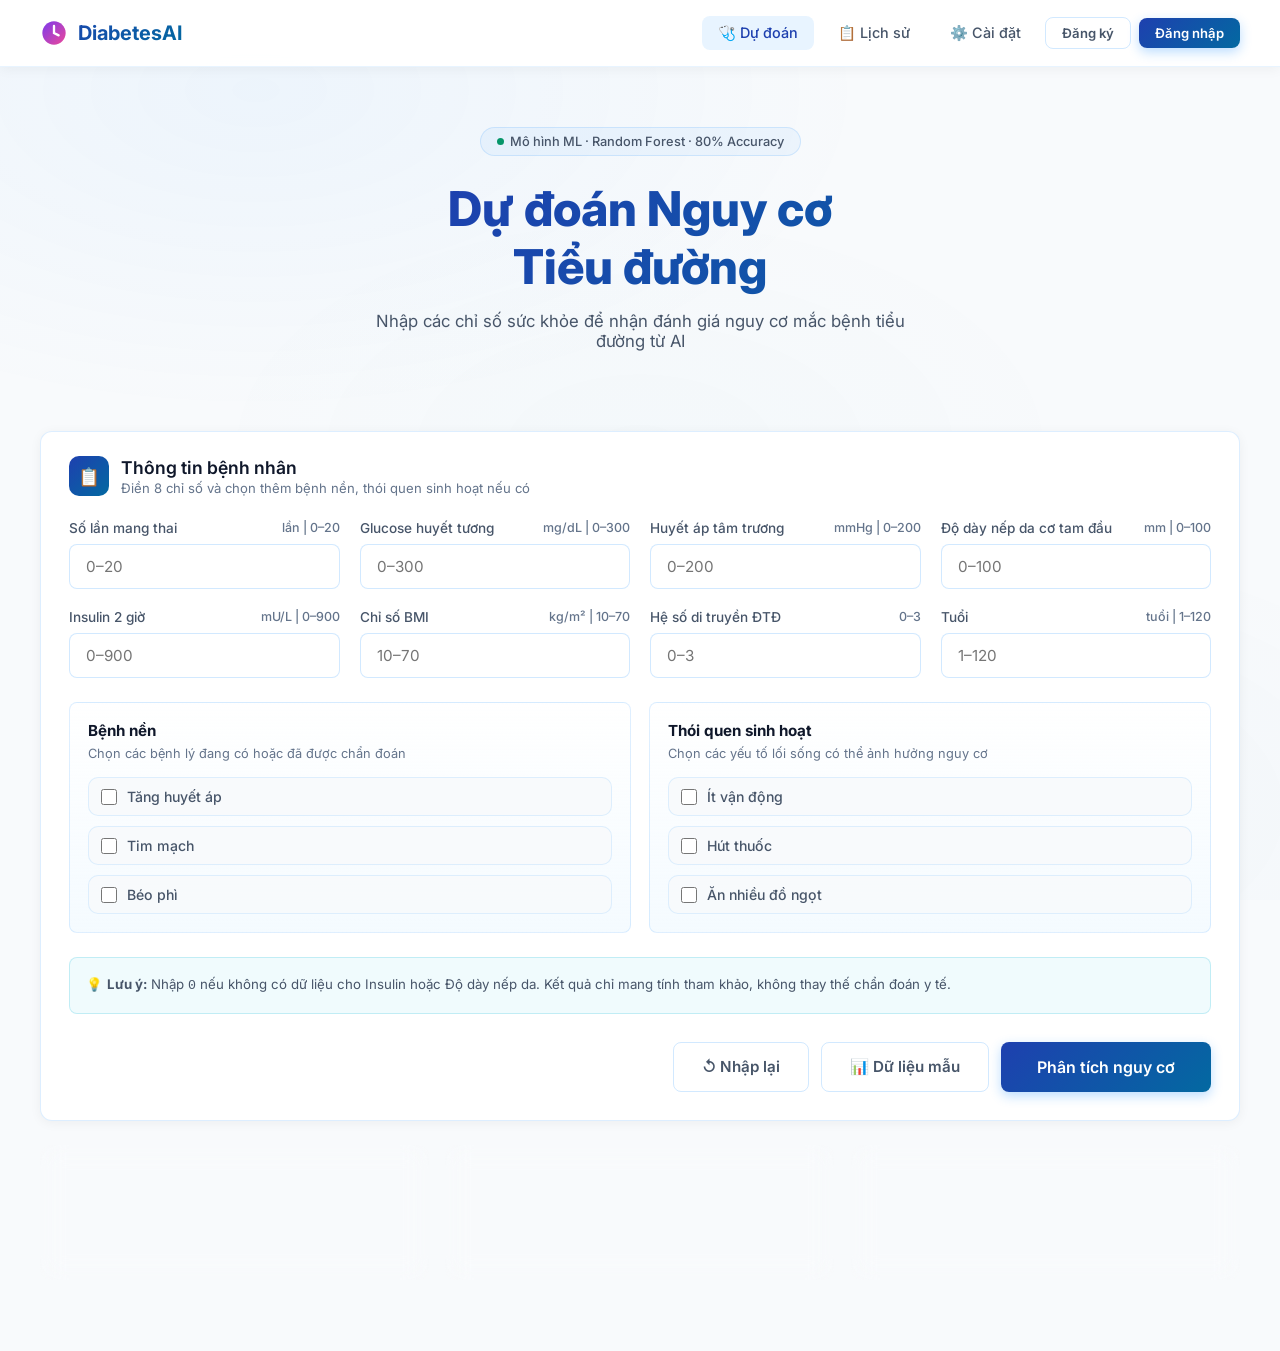
<file: frontend/index.html>
<!DOCTYPE html>
<html lang="vi">
<head>
    <meta charset="UTF-8"/>
    <meta name="viewport" content="width=device-width, initial-scale=1.0"/>
    <title>Dự đoán Nguy cơ Tiểu đường | DiabetesAI</title>
    <meta name="description" content="Hệ thống dự đoán nguy cơ mắc bệnh tiểu đường sử dụng trí tuệ nhân tạo"/>
    <link rel="stylesheet" href="css/style.css"/>
</head>
<body>

<!-- Navbar -->
<nav class="navbar">
    <div class="container">
        <a href="index.html" class="nav-brand">
            <svg viewBox="0 0 24 24" fill="none" xmlns="http://www.w3.org/2000/svg">
                <path d="M12 2C6.48 2 2 6.48 2 12s4.48 10 10 10 10-4.48 10-10S17.52 2 12 2z" fill="url(#g1)"/>
                <path d="M12 6v6l4 2" stroke="white" stroke-width="2" stroke-linecap="round"/>
                <defs><linearGradient id="g1" x1="2" y1="2" x2="22" y2="22" gradientUnits="userSpaceOnUse">
                    <stop stop-color="#7c3aed"/><stop offset="1" stop-color="#ec4899"/>
                </linearGradient></defs>
            </svg>
            DiabetesAI
        </a>
        <button class="nav-toggle" type="button" aria-label="Mở menu điều hướng" aria-expanded="false" aria-controls="navLinks" onclick="toggleNav(this)">
            <span></span>
            <span></span>
            <span></span>
        </button>
        <div class="nav-links" id="navLinks">
            <a href="index.html" class="active" data-i18n="nav.predict">🩺 Dự đoán</a>
            <a href="history.html" data-i18n="nav.history">📋 Lịch sử</a>
            <a href="settings.html" data-i18n="nav.settings">⚙️ Cài đặt</a>
            <div id="auth-section" class="auth-buttons">
                <button class="btn btn-sm btn-outline" onclick="openModal('registerModal')" data-i18n="auth.register">Đăng ký</button>
                <button class="btn btn-sm btn-primary" onclick="openModal('loginModal')" data-i18n="auth.login">Đăng nhập</button>
            </div>
            <div id="user-section" class="user-profile hidden">
                <span id="user-name">Người dùng</span>
                <a href="#" id="admin-link" class="hidden">⚙️ Admin</a>
                <button class="btn btn-sm btn-outline" onclick="Auth.logout()" data-i18n="auth.logout">Đăng xuất</button>
            </div>
        </div>
    </div>
</nav>

<!-- Hero -->
<section class="hero animate-in">
    <div class="hero-badge">
        <span class="dot"></span>
        <span data-i18n="index.heroBadge">Mô hình ML · Random Forest · 80% Accuracy</span>
    </div>
    <h1 data-i18n="index.heroTitle">Dự đoán Nguy cơ<br/>Tiểu đường</h1>
    <p data-i18n="index.heroDesc">Nhập các chỉ số sức khỏe để nhận đánh giá nguy cơ mắc bệnh tiểu đường từ AI</p>
</section>

<!-- Form -->
<main class="container main-content main-content-home">
    <div class="card animate-in delay-1">
        <div class="card-header">
            <div class="card-icon">📋</div>
            <div>
                <h2>Thông tin bệnh nhân</h2>
                <p class="section-subtitle">Điền 8 chỉ số và chọn thêm bệnh nền, thói quen sinh hoạt nếu có</p>
            </div>
        </div>
        <div class="card-body">
            <form id="predictForm" novalidate>
                <div class="form-grid" id="formGrid">
                    <!-- dynamically injected by JS -->
                </div>

                <div id="patientContextSection" class="patient-context-section">
                    <!-- dynamically injected by JS -->
                </div>

                <div class="info-note">
                    💡 <strong>Lưu ý:</strong> Nhập <code>0</code> nếu không có dữ liệu cho Insulin hoặc Độ dày nếp da. Kết quả chỉ mang tính tham khảo, không thay thế chẩn đoán y tế.
                </div>

                <div class="form-actions">
                    <button type="button" class="btn btn-outline" id="resetBtn">↺ Nhập lại</button>
                    <button type="button" class="btn btn-outline" id="sampleBtn">📊 Dữ liệu mẫu</button>
                    <button type="submit" class="btn btn-primary btn-lg" id="submitBtn">
                        <span id="submitText">Phân tích nguy cơ</span>
                    </button>
                </div>
            </form>
        </div>
    </div>

    <!-- Info cards -->
    <div class="info-grid">
        <div class="card animate-in delay-2 info-card">
            <div class="info-card-icon">🔬</div>
            <div class="info-card-title">Pima Indians Dataset</div>
            <div class="info-card-text">Tập dữ liệu tiêu chuẩn với 768 mẫu, 8 đặc trưng lâm sàng</div>
        </div>
        <div class="card animate-in delay-2 info-card">
            <div class="info-card-icon">🌲</div>
            <div class="info-card-title">Random Forest</div>
            <div class="info-card-text">200 cây quyết định, tối ưu hóa với cross-validation 5-fold</div>
        </div>
        <div class="card animate-in delay-2 info-card">
            <div class="info-card-icon">⚡</div>
            <div class="info-card-title">Kết quả tức thì</div>
            <div class="info-card-text">Phân tích và lưu lịch sử dự đoán vào MongoDB</div>
        </div>
    </div>
</main>

<!-- Modals -->
<div id="loginModal" class="modal">
    <div class="modal-content">
        <div class="modal-header">
            <h3>Đăng nhập</h3>
            <span class="close" onclick="closeModal('loginModal')">&times;</span>
        </div>
        <form id="loginForm">
            <div class="form-group">
                <label>Số điện thoại</label>
                <input type="text" id="loginPhone" placeholder="0123456789" required>
            </div>
            <div class="form-group">
                <label>Mật khẩu</label>
                <input type="password" id="loginPass" placeholder="••••••" required>
            </div>
            <button type="submit" class="btn btn-primary btn-block">Đăng nhập</button>
        </form>
    </div>
</div>

<div id="registerModal" class="modal">
    <div class="modal-content">
        <div class="modal-header">
            <h3>Đăng ký tài khoản</h3>
            <span class="close" onclick="closeModal('registerModal')">&times;</span>
        </div>
        <form id="registerForm">
            <div class="form-group">
                <label>Số điện thoại</label>
                <input type="text" id="regPhone" placeholder="10-11 chữ số" required>
            </div>
            <div class="form-group">
                <label>Họ và tên</label>
                <input type="text" id="regName" placeholder="Nguyễn Văn A" required>
            </div>
            <div class="form-grid auth-form-grid">
                <div class="form-group">
                    <label>Tuổi</label>
                    <input type="number" id="regAge" placeholder="25" required>
                </div>
                <div class="form-group">
                    <label>Giới tính</label>
                    <select id="regGender">
                        <option value="Nam">Nam</option>
                        <option value="Nữ">Nữ</option>
                        <option value="Khác">Khác</option>
                    </select>
                </div>
            </div>
            <div class="form-group">
                <label>Mật khẩu</label>
                <input type="password" id="regPass" placeholder="Tối thiểu 6 ký tự" required>
            </div>
            <button type="submit" class="btn btn-primary btn-block" style="margin-top:12px;">Đăng ký</button>
        </form>
    </div>
</div>

<script src="js/api.js"></script>
<script src="js/i18n.js"></script>
<script src="js/auth.js"></script>
<script src="js/layout.js"></script>
<script src="js/predict.js"></script>

<script>
    function openModal(id) { document.getElementById(id).style.display = 'flex'; }
    function closeModal(id) { document.getElementById(id).style.display = 'none'; }
    
    // Close modal when clicking outside
    window.onclick = function(event) {
        if (event.target.className === 'modal') {
            event.target.style.display = "none";
        }
    }

    document.getElementById('loginForm').onsubmit = async (e) => {
        e.preventDefault();
        await Auth.login(document.getElementById('loginPhone').value, document.getElementById('loginPass').value);
    };

    document.getElementById('registerForm').onsubmit = async (e) => {
        e.preventDefault();
        await Auth.register({
            phone_number: document.getElementById('regPhone').value,
            full_name: document.getElementById('regName').value,
            age: parseInt(document.getElementById('regAge').value),
            gender: document.getElementById('regGender').value,
            password: document.getElementById('regPass').value
        });
        closeModal('registerModal');
    };
</script>
</body>
</html>
</file>
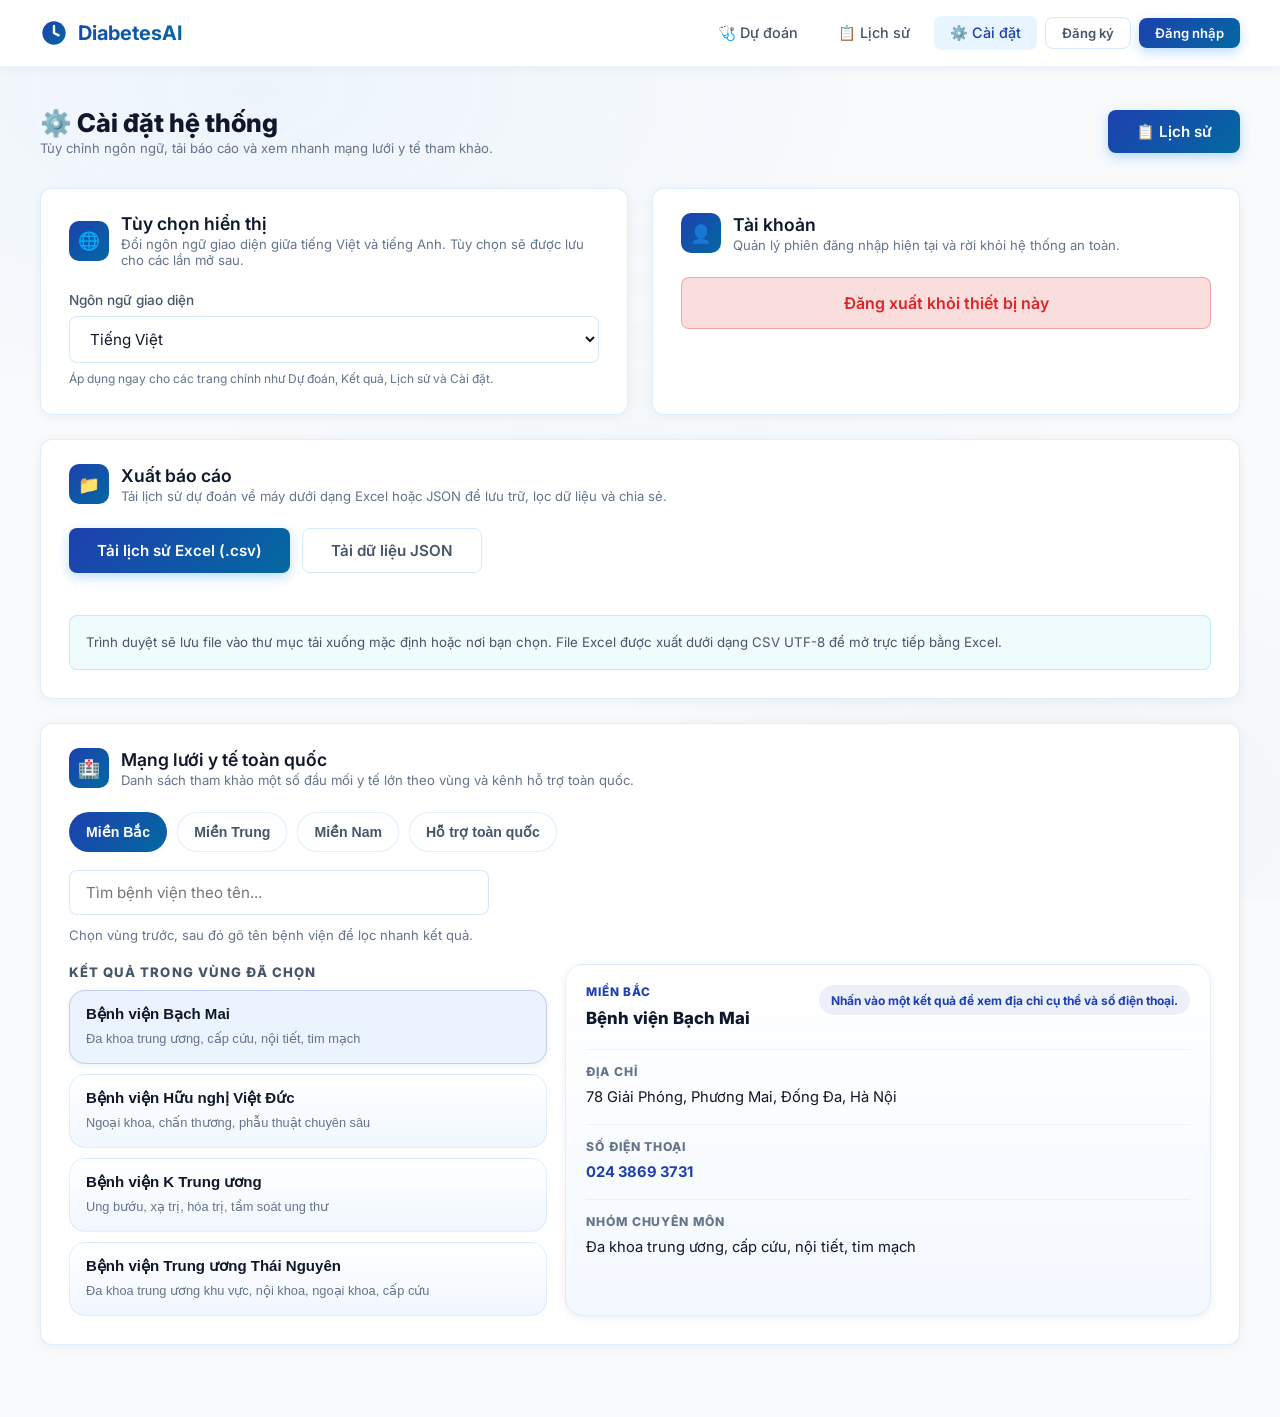
<file: frontend/settings.html>
<!DOCTYPE html>
<html lang="vi">
<head>
    <meta charset="UTF-8"/>
    <meta name="viewport" content="width=device-width, initial-scale=1.0"/>
    <title>DiabetesAI | Cài đặt</title>
    <meta name="description" content="Tùy chỉnh ngôn ngữ, tải báo cáo và xem mạng lưới y tế tham khảo"/>
    <link rel="stylesheet" href="css/style.css"/>
</head>
<body>
<nav class="navbar">
    <div class="container">
        <a href="index.html" class="nav-brand">
            <svg viewBox="0 0 24 24" fill="none">
                <path d="M12 2C6.48 2 2 6.48 2 12s4.48 10 10 10 10-4.48 10-10S17.52 2 12 2z" fill="url(#g4)"/>
                <path d="M12 6v6l4 2" stroke="white" stroke-width="2" stroke-linecap="round"/>
                <defs><linearGradient id="g4" x1="2" y1="2" x2="22" y2="22" gradientUnits="userSpaceOnUse">
                    <stop stop-color="#1e40af"/><stop offset="1" stop-color="#0369a1"/>
                </linearGradient></defs>
            </svg>
            DiabetesAI
        </a>
        <button class="nav-toggle" type="button" aria-label="Mở menu điều hướng" aria-expanded="false" aria-controls="navLinks" onclick="toggleNav(this)">
            <span></span>
            <span></span>
            <span></span>
        </button>
        <div class="nav-links" id="navLinks">
            <a href="index.html" data-i18n="nav.predict">🩺 Dự đoán</a>
            <a href="history.html" data-i18n="nav.history">📋 Lịch sử</a>
            <a href="settings.html" class="active" data-i18n="nav.settings">⚙️ Cài đặt</a>
            <div id="auth-section" class="auth-buttons">
                <button class="btn btn-sm btn-outline" onclick="window.location.href='index.html?action=register'" data-i18n="auth.register">Đăng ký</button>
                <button class="btn btn-sm btn-primary" onclick="window.location.href='index.html?action=login'" data-i18n="auth.login">Đăng nhập</button>
            </div>
            <div id="user-section" class="user-profile hidden">
                <span id="user-name">Người dùng</span>
                <a href="#" id="admin-link" class="hidden">⚙️ Admin</a>
                <button class="btn btn-sm btn-outline" onclick="Auth.logout()" data-i18n="auth.logout">Đăng xuất</button>
            </div>
        </div>
    </div>
</nav>

<main class="container main-content settings-main">
    <div class="dashboard-header animate-in">
        <div>
            <h1 class="page-title" data-i18n="settings.title">⚙️ Cài đặt hệ thống</h1>
            <p class="section-subtitle" data-i18n="settings.subtitle">Tùy chỉnh ngôn ngữ, tải báo cáo và xem nhanh mạng lưới y tế tham khảo.</p>
        </div>
        <a href="history.html" class="btn btn-primary" data-i18n="nav.history">📋 Lịch sử</a>
    </div>

    <div class="settings-grid">
        <section class="card settings-card animate-in delay-1">
            <div class="card-header">
                <div class="card-icon">🌐</div>
                <div>
                    <h2 data-i18n="settings.preferences">Tùy chọn hiển thị</h2>
                    <p class="section-subtitle" data-i18n="settings.preferencesDesc">Đổi ngôn ngữ giao diện giữa tiếng Việt và tiếng Anh. Tùy chọn sẽ được lưu cho các lần mở sau.</p>
                </div>
            </div>
            <div class="card-body settings-card-body">
                <div class="form-group">
                    <label for="languageSelect" data-i18n="settings.languageLabel">Ngôn ngữ giao diện</label>
                    <select id="languageSelect" class="settings-select">
                        <option value="vi" data-i18n="settings.languageVi">Tiếng Việt</option>
                        <option value="en" data-i18n="settings.languageEn">English</option>
                    </select>
                    <div class="hint" data-i18n="settings.languageHint">Áp dụng ngay cho các trang chính như Dự đoán, Kết quả, Lịch sử và Cài đặt.</div>
                </div>
            </div>
        </section>

        <section class="card settings-card animate-in delay-1">
            <div class="card-header">
                <div class="card-icon">👤</div>
                <div>
                    <h2 data-i18n="settings.account">Tài khoản</h2>
                    <p class="section-subtitle" data-i18n="settings.accountDesc">Quản lý phiên đăng nhập hiện tại và rời khỏi hệ thống an toàn.</p>
                </div>
            </div>
            <div class="card-body settings-card-body">
                <button id="logoutBtn" class="btn btn-danger btn-lg" data-i18n="settings.logoutBtn">Đăng xuất khỏi thiết bị này</button>
            </div>
        </section>

        <section class="card settings-card settings-card-wide animate-in delay-2">
            <div class="card-header">
                <div class="card-icon">📁</div>
                <div>
                    <h2 data-i18n="settings.report">Xuất báo cáo</h2>
                    <p class="section-subtitle" data-i18n="settings.reportDesc">Tải lịch sử dự đoán về máy dưới dạng Excel hoặc JSON để lưu trữ, lọc dữ liệu và chia sẻ.</p>
                </div>
            </div>
            <div class="card-body settings-card-body">
                <div class="settings-action-row">
                    <button id="exportExcelBtn" class="btn btn-primary" data-i18n="settings.exportExcel">Tải lịch sử Excel (.csv)</button>
                    <button id="exportJsonBtn" class="btn btn-outline" data-i18n="settings.exportJson">Tải dữ liệu JSON</button>
                </div>
                <div class="info-note" data-i18n="settings.reportHint">Trình duyệt sẽ lưu file vào thư mục tải xuống mặc định hoặc nơi bạn chọn. File Excel được xuất dưới dạng CSV UTF-8 để mở trực tiếp bằng Excel.</div>
            </div>
        </section>

        <section class="card settings-card settings-card-wide animate-in delay-3">
            <div class="card-header">
                <div class="card-icon">🏥</div>
                <div>
                    <h2 data-i18n="settings.networks">Mạng lưới y tế toàn quốc</h2>
                    <p class="section-subtitle" data-i18n="settings.networksDesc">Danh sách tham khảo một số đầu mối y tế lớn theo vùng và kênh hỗ trợ toàn quốc.</p>
                </div>
            </div>
            <div class="card-body settings-card-body">
                <div class="settings-network-explorer">
                    <div id="networkRegionTabs" class="network-region-tabs"></div>
                    <div class="network-search-row">
                        <input id="networkSearchInput" class="settings-select network-search-input" type="search" data-i18n-placeholder="settings.networkSearchPlaceholder" placeholder="Tìm bệnh viện theo tên..." />
                        <div class="network-search-hint" data-i18n="settings.networkSearchHint">Chọn vùng trước, sau đó gõ tên bệnh viện để lọc nhanh kết quả.</div>
                    </div>
                    <div class="network-results-layout">
                        <div>
                            <div class="network-results-title" data-i18n="settings.networkResults">Kết quả trong vùng đã chọn</div>
                            <div id="networkResults" class="network-results-list"></div>
                        </div>
                        <aside id="networkDetail" class="network-detail-card">
                            <div class="network-detail-empty" data-i18n="settings.networkDetailEmpty">Chọn một cơ sở y tế để xem địa chỉ chi tiết, số điện thoại và nhóm chuyên môn.</div>
                        </aside>
                    </div>
                </div>
            </div>
        </section>
    </div>
</main>

<script src="js/api.js"></script>
<script src="js/i18n.js"></script>
<script src="js/auth.js"></script>
<script src="js/layout.js"></script>
<script src="js/settings.js"></script>
</body>
</html>
</file>
<file: frontend/css/style.css>
@import url('https://fonts.googleapis.com/css2?family=Inter:wght@300;400;500;600;700;800&display=swap');

/* ── Reset & Variables ─────────────────────────────────────── */
*, *::before, *::after { box-sizing: border-box; margin: 0; padding: 0; }

:root {
    /* Professional Medical Light Theme */
    --bg-primary:   #f8fafc;
    --bg-secondary: #f1f5f9;
    --bg-card:      #ffffff;
    --bg-card-hover:#f0f9ff;

    --accent-1: #1e40af;
    --accent-2: #0369a1;
    --accent-3: #0891b2;
    --grad-main: linear-gradient(135deg, #1e40af, #0369a1);
    --grad-glow: linear-gradient(135deg, rgba(30,64,175,0.1), rgba(3,105,161,0.1));

    --text-primary:   #0f172a;
    --text-secondary: #475569;
    --text-muted:     #64748b;

    --low:    #059669;
    --medium: #d97706;
    --high:   #dc2626;

    --radius: 12px;
    --radius-sm: 8px;
    --transition: 0.3s cubic-bezier(0.4,0,0.2,1);
    --shadow: 0 4px 20px rgba(0,0,0,0.08);
    --shadow-sm: 0 2px 8px rgba(0,0,0,0.06);
    --glass: rgba(255,255,255,0.75);
    --glass-border: rgba(30,144,255,0.12);
}

html { font-family: 'Inter', sans-serif; font-size: 16px; }
body { background: var(--bg-primary); color: var(--text-primary); min-height: 100vh; overflow-x: hidden; }
body.nav-open { overflow: hidden; }

/* ── Background ─────────────────────────────────────────────── */
body::before {
    content: '';
    position: fixed;
    inset: 0;
    background:
        radial-gradient(ellipse 80% 60% at 20% 10%, rgba(30,144,255,0.05) 0%, transparent 60%),
        radial-gradient(ellipse 60% 50% at 80% 90%, rgba(3,105,161,0.03) 0%, transparent 60%),
        radial-gradient(ellipse 50% 40% at 50% 50%, rgba(8,145,178,0.02) 0%, transparent 70%);
    z-index: 0;
    pointer-events: none;
}

.container { width: min(1200px, calc(100% - 48px)); margin: 0 auto; position: relative; z-index: 1; }

/* ── Navbar ─────────────────────────────────────────────────── */
.navbar {
    background: rgba(255,255,255,0.95);
    backdrop-filter: blur(20px);
    border-bottom: 1px solid rgba(30,144,255,0.1);
    padding: 16px 0;
    position: sticky; top: 0; z-index: 100;
    box-shadow: 0 2px 12px rgba(0,0,0,0.05);
}
.navbar .container { display: flex; align-items: center; justify-content: space-between; gap: 16px; flex-wrap: wrap; }
.nav-brand {
    display: flex; align-items: center; gap: 10px;
    font-size: 1.25rem; font-weight: 700;
    background: var(--grad-main);
    -webkit-background-clip: text; -webkit-text-fill-color: transparent;
    background-clip: text; text-decoration: none;
}
.nav-brand svg { width: 28px; height: 28px; flex-shrink: 0; }
.nav-toggle {
    display: none;
    width: 46px;
    height: 46px;
    border-radius: 14px;
    border: 1px solid rgba(30,144,255,0.15);
    background: #ffffff;
    padding: 0;
    cursor: pointer;
    align-items: center;
    justify-content: center;
    flex-direction: column;
    gap: 5px;
    box-shadow: var(--shadow-sm);
}
.nav-toggle span {
    display: block;
    width: 18px;
    height: 2px;
    border-radius: 999px;
    background: var(--accent-1);
    transition: var(--transition);
}
.nav-toggle[aria-expanded="true"] span:nth-child(1) { transform: translateY(7px) rotate(45deg); }
.nav-toggle[aria-expanded="true"] span:nth-child(2) { opacity: 0; }
.nav-toggle[aria-expanded="true"] span:nth-child(3) { transform: translateY(-7px) rotate(-45deg); }
.nav-links {
    display: flex;
    gap: 8px;
    align-items: center;
    flex-wrap: wrap;
    margin-left: auto;
}
.nav-links a {
    color: var(--text-secondary); text-decoration: none;
    padding: 8px 16px; border-radius: var(--radius-sm);
    font-size: 0.9rem; font-weight: 500;
    transition: var(--transition);
}
.nav-links a:hover, .nav-links a.active {
    background: rgba(30,144,255,0.1);
    color: var(--accent-1);
}
.hidden { display: none !important; }

.auth-buttons { display: flex; gap: 8px; align-items: center; }
.user-profile { display: flex; align-items: center; gap: 12px; flex-wrap: wrap; }
#user-name { font-size: 0.88rem; font-weight: 600; color: var(--text-primary); }
#admin-link { color: var(--accent-3); font-size: 0.82rem; text-decoration: none; }
#admin-link:hover { text-decoration: underline; }

.main-content { padding-top: 40px; padding-bottom: 60px; }
.main-content-home { padding-bottom: 72px; }
.section-subtitle { font-size: 0.82rem; color: var(--text-muted); margin-top: 2px; }
.page-title { font-size: 1.6rem; font-weight: 800; }

/* ── Hero ───────────────────────────────────────────────────── */
.hero {
    text-align: center;
    padding: 60px 24px 40px;
}
.hero-badge {
    display: inline-flex; align-items: center; gap: 6px;
    background: rgba(30,144,255,0.05);
    border: 1px solid rgba(30,144,255,0.15);
    border-radius: 100px;
    padding: 6px 16px;
    font-size: 0.8rem; font-weight: 500;
    color: var(--text-secondary);
    margin-bottom: 24px;
}
.hero-badge .dot { width: 7px; height: 7px; border-radius: 50%; background: var(--low); animation: pulse 2s infinite; }
.hero h1 {
    font-size: clamp(2rem, 4vw, 3rem);
    font-weight: 800; line-height: 1.2;
    margin-bottom: 16px;
    background: linear-gradient(135deg, #1e40af 30%, #0369a1);
    -webkit-background-clip: text; -webkit-text-fill-color: transparent; background-clip: text;
}
.hero p { color: var(--text-secondary); font-size: 1.05rem; max-width: 550px; margin: 0 auto; }

.info-grid {
    display: grid;
    grid-template-columns: repeat(auto-fit, minmax(220px, 1fr));
    gap: 16px;
    margin-top: 24px;
}
.info-card { padding: 20px 22px; }
.info-card-icon { font-size: 1.5rem; margin-bottom: 8px; }
.info-card-title { font-weight: 600; margin-bottom: 4px; }
.info-card-text { font-size: 0.82rem; color: var(--text-muted); }

.info-note {
    margin-top: 24px;
    padding: 16px;
    background: rgba(6,182,212,0.06);
    border: 1px solid rgba(6,182,212,0.2);
    border-radius: var(--radius-sm);
    color: var(--text-secondary);
    font-size: 0.83rem;
    line-height: 1.6;
}

/* ── Cards ──────────────────────────────────────────────────── */
.card {
    background: var(--bg-card);
    border: 1px solid rgba(30,144,255,0.15);
    border-radius: var(--radius);
    backdrop-filter: blur(12px);
    transition: var(--transition);
    box-shadow: 0 2px 12px rgba(0,0,0,0.05);
}
.card:hover { background: var(--bg-card-hover); transform: translateY(-2px); box-shadow: 0 4px 20px rgba(0,0,0,0.08); }
.card-header {
    padding: 24px 28px 0;
    display: flex; align-items: center; gap: 12px;
    margin-bottom: 24px;
}
.card-header h2 { font-size: 1.1rem; font-weight: 600; }
.card-icon {
    width: 40px; height: 40px; border-radius: 10px;
    background: var(--grad-main);
    display: flex; align-items: center; justify-content: center;
    font-size: 1.1rem; flex-shrink: 0;
}
.card-body { padding: 0 28px 28px; }

.dashboard-header,
.result-header {
    display: flex;
    align-items: center;
    justify-content: space-between;
    gap: 16px;
    flex-wrap: wrap;
    margin-bottom: 32px;
}

.result-title { font-size: 1.3rem; font-weight: 700; }

.charts-grid {
    display: grid;
    grid-template-columns: minmax(0, 1fr) minmax(0, 1.6fr);
    gap: 24px;
    margin-bottom: 32px;
}

.chart-card { padding: 24px; }
.chart-title { font-size: 0.95rem; font-weight: 600; margin-bottom: 20px; }
.chart-canvas-wrap { position: relative; height: 220px; }
.risk-legend { display: flex; gap: 16px; flex-wrap: wrap; margin-top: 14px; font-size: 0.78rem; }

.recommendation-card {
    margin-top: 24px;
    padding: 28px 30px;
    background: linear-gradient(135deg, rgba(255,255,255,0.98), rgba(239,246,255,0.92));
    border-color: rgba(30,64,175,0.14);
}
.recommendation-layout { display: flex; align-items: flex-start; gap: 18px; }
.recommendation-icon {
    width: 54px;
    height: 54px;
    border-radius: 16px;
    display: flex;
    align-items: center;
    justify-content: center;
    flex-shrink: 0;
    font-size: 1.5rem;
    background: linear-gradient(135deg, rgba(30,64,175,0.14), rgba(8,145,178,0.14));
    box-shadow: inset 0 1px 0 rgba(255,255,255,0.9);
}
.recommendation-title {
    font-size: 1rem;
    font-weight: 700;
    letter-spacing: -0.01em;
    margin-bottom: 8px;
}
.recommendation-text { color: var(--text-secondary); font-size: 0.92rem; line-height: 1.8; }

.result-summary-card { padding: 28px; }
.risk-meter {
    position: relative;
    height: 12px;
    background: rgba(30,144,255,0.08);
    border-radius: 100px;
    overflow: hidden;
    margin-bottom: 10px;
}
.risk-meter-fill {
    position: absolute;
    top: 0;
    left: 0;
    height: 100%;
    border-radius: 100px;
    background: linear-gradient(90deg, #10b981, #f59e0b, #ef4444);
    transition: width 1.2s cubic-bezier(0.4,0,0.2,1);
}
.risk-scale {
    display: flex;
    justify-content: space-between;
    gap: 12px;
    flex-wrap: wrap;
    font-size: 0.75rem;
    color: var(--text-muted);
    margin-bottom: 24px;
}
.summary-stats {
    display: grid;
    grid-template-columns: repeat(2, minmax(0, 1fr));
    gap: 12px;
}
.summary-stat {
    background: var(--glass);
    border: 1px solid var(--glass-border);
    border-radius: var(--radius-sm);
    padding: 14px 16px;
}
.summary-stat-label {
    font-size: 0.75rem;
    color: var(--text-muted);
    margin-bottom: 4px;
}
.summary-stat-value {
    font-size: 1.4rem;
    font-weight: 700;
}

.risk-breakdown-block {
    margin-top: 24px;
    padding-top: 22px;
    border-top: 1px solid rgba(30,144,255,0.08);
}

.benchmark-block {
    margin-top: 24px;
    padding-top: 22px;
    border-top: 1px solid rgba(30,144,255,0.08);
}

.clinical-overview-note {
    margin-top: 20px;
    padding: 16px 18px;
    border-radius: 14px;
    background: linear-gradient(135deg, rgba(239,246,255,0.95), rgba(248,250,252,0.98));
    border: 1px solid rgba(30,144,255,0.14);
}

.clinical-overview-label {
    color: var(--accent-1);
    font-size: 0.72rem;
    font-weight: 800;
    letter-spacing: 0.08em;
    margin-bottom: 8px;
}

.clinical-overview-note p {
    color: var(--text-secondary);
    font-size: 0.88rem;
    line-height: 1.7;
}

.section-kicker,
.result-level-kicker {
    display: inline-flex;
    align-items: center;
    padding: 6px 12px;
    border-radius: 999px;
    background: rgba(30,64,175,0.08);
    border: 1px solid rgba(30,64,175,0.12);
    color: var(--accent-1);
    font-size: 0.72rem;
    font-weight: 800;
    letter-spacing: 0.08em;
    text-transform: uppercase;
}

.risk-breakdown-header {
    margin-bottom: 18px;
}

.risk-breakdown-header h3 {
    font-size: 1.08rem;
    font-weight: 700;
    letter-spacing: -0.02em;
    margin: 10px 0 6px;
}

.risk-breakdown-header p {
    color: var(--text-muted);
    font-size: 0.88rem;
    line-height: 1.7;
}

.risk-bar-chart-wrap {
    position: relative;
    height: 320px;
    padding: 16px 14px 6px;
    border-radius: 18px;
    background: linear-gradient(180deg, rgba(248,250,252,0.98), rgba(239,246,255,0.92));
    border: 1px solid rgba(30,144,255,0.12);
    box-shadow: inset 0 1px 0 rgba(255,255,255,0.9);
}

.benchmark-chart-wrap {
    position: relative;
    height: 320px;
    padding: 16px 16px 10px;
    border-radius: 18px;
    background: linear-gradient(180deg, rgba(255,255,255,0.98), rgba(239,246,255,0.9));
    border: 1px solid rgba(30,144,255,0.12);
    box-shadow: inset 0 1px 0 rgba(255,255,255,0.9);
}

.benchmark-grid {
    display: grid;
    grid-template-columns: repeat(2, minmax(0, 1fr));
    gap: 14px;
    margin-top: 18px;
}

.history-benchmark-legend {
    display: flex;
    flex-wrap: wrap;
    gap: 10px 14px;
    margin-bottom: 14px;
}

.history-legend-item {
    display: inline-flex;
    align-items: center;
    gap: 8px;
    min-height: 32px;
    padding: 6px 12px;
    border-radius: 999px;
    background: rgba(255,255,255,0.9);
    border: 1px solid rgba(30,144,255,0.12);
    color: var(--text-secondary);
    font-size: 0.8rem;
    font-weight: 500;
}

.history-legend-item-warning {
    color: var(--medium);
    background: rgba(255,251,235,0.96);
    border-color: rgba(217,119,6,0.16);
}

.history-legend-dot {
    width: 10px;
    height: 10px;
    border-radius: 50%;
    flex-shrink: 0;
}

.history-legend-dot-patient {
    background: linear-gradient(135deg, #f59e0b, #ef4444);
}

.history-legend-dot-threshold {
    background: #93c5fd;
}

.benchmark-card {
    border-radius: 16px;
    padding: 16px;
    border: 1px solid rgba(30,144,255,0.12);
    background: linear-gradient(180deg, rgba(255,255,255,0.98), rgba(248,250,252,0.94));
    box-shadow: var(--shadow-sm);
}

.benchmark-card-safe {
    border-color: rgba(16,185,129,0.16);
}

.benchmark-card-alert {
    border-color: rgba(245,158,11,0.28);
    box-shadow: 0 10px 22px rgba(245,158,11,0.12);
}

.benchmark-card.insight-high {
    background: linear-gradient(180deg, rgba(255,247,247,0.98), rgba(254,242,242,0.94));
}

.benchmark-card.insight-medium {
    background: linear-gradient(180deg, rgba(255,251,235,0.98), rgba(255,247,237,0.94));
}

.benchmark-card.insight-low {
    background: linear-gradient(180deg, rgba(236,253,245,0.96), rgba(240,253,250,0.94));
}

.benchmark-card-top {
    display: flex;
    align-items: flex-start;
    justify-content: space-between;
    gap: 12px;
    margin-bottom: 10px;
}

.benchmark-card h3 {
    font-size: 0.95rem;
    font-weight: 700;
    line-height: 1.4;
    letter-spacing: -0.01em;
}

.benchmark-comparison {
    color: var(--text-primary);
    font-size: 1rem;
    font-weight: 700;
    margin-bottom: 6px;
}

.benchmark-note {
    color: var(--text-muted);
    font-size: 0.8rem;
    line-height: 1.6;
}

.insight-grid {
    display: grid;
    grid-template-columns: repeat(2, minmax(0, 1fr));
    gap: 14px;
    margin-top: 20px;
}

.insight-card {
    border-radius: 16px;
    padding: 16px;
    border: 1px solid rgba(30,144,255,0.12);
    background: linear-gradient(180deg, rgba(255,255,255,0.98), rgba(248,250,252,0.95));
    box-shadow: var(--shadow-sm);
}

.insight-card-top {
    display: flex;
    flex-direction: column;
    align-items: flex-start;
    gap: 10px;
    margin-bottom: 10px;
}

.insight-card h3 {
    font-size: 0.98rem;
    font-weight: 700;
    line-height: 1.4;
    letter-spacing: -0.01em;
}

.insight-card p {
    color: var(--text-secondary);
    font-size: 0.87rem;
    line-height: 1.72;
}

.insight-badge {
    display: inline-flex;
    align-items: center;
    min-height: 28px;
    padding: 4px 10px;
    border-radius: 999px;
    font-size: 0.74rem;
    font-weight: 700;
}

.insight-low {
    border-color: rgba(5,150,105,0.18);
    background: rgba(236,253,245,0.95);
}

.insight-medium {
    border-color: rgba(217,119,6,0.18);
    background: rgba(255,251,235,0.95);
}

.insight-high {
    border-color: rgba(220,38,38,0.18);
    background: rgba(254,242,242,0.95);
}

.insight-badge.insight-low {
    color: var(--low);
    background: rgba(5,150,105,0.12);
}

.insight-badge.insight-medium {
    color: var(--medium);
    background: rgba(217,119,6,0.12);
}

.insight-badge.insight-high {
    color: var(--high);
    background: rgba(220,38,38,0.12);
}

.input-summary-table {
    width: 100%;
    min-width: 0;
}

.input-summary-table td {
    border-bottom: 1px solid rgba(30,144,255,0.08);
}

.save-modal {
    position: fixed;
    inset: 0;
    background: rgba(15,23,42,0.35);
    backdrop-filter: blur(8px);
    display: flex;
    align-items: center;
    justify-content: center;
    z-index: 300;
    animation: fadeInUp 0.3s ease;
    padding: 16px;
}

.save-modal-card {
    background: #ffffff;
    border: 1px solid rgba(30,144,255,0.15);
    border-radius: 16px;
    padding: 28px;
    width: min(420px, 100%);
    box-shadow: 0 25px 60px rgba(15,23,42,0.2);
}

.save-modal-title { font-size: 1.1rem; font-weight: 700; margin-bottom: 6px; }
.save-modal-text { color: var(--text-muted); font-size: 0.83rem; margin-bottom: 20px; }
.save-modal-input {
    width: 100%;
    background: #ffffff;
    border: 1px solid rgba(30,144,255,0.18);
    border-radius: 8px;
    padding: 12px 16px;
    color: var(--text-primary);
    font-family: 'Inter', sans-serif;
    font-size: 0.95rem;
    outline: none;
    margin-bottom: 20px;
}
.save-modal-input:focus {
    border-color: var(--accent-1);
    box-shadow: 0 0 0 3px rgba(30,64,175,0.1);
}
.save-modal-actions {
    display: flex;
    gap: 10px;
    justify-content: flex-end;
}

.features-section {
    display: grid;
    grid-template-columns: repeat(2, minmax(0, 1fr));
    gap: 24px;
    margin-top: 24px;
}

.save-actions { text-align: center; margin-top: 32px; }
.save-hint { color: var(--text-muted); font-size: 0.78rem; margin-top: 8px; }

.auth-form-grid { grid-template-columns: 1fr 1fr; gap: 12px; }

/* ── Form ───────────────────────────────────────────────────── */
.form-grid { display: grid; grid-template-columns: repeat(auto-fill, minmax(260px, 1fr)); gap: 20px; }
.form-group { display: flex; flex-direction: column; gap: 8px; }
.form-group label {
    font-size: 0.85rem; font-weight: 500;
    color: var(--text-secondary);
    display: flex; justify-content: space-between;
}
.form-group label span { color: var(--text-muted); font-size: 0.78rem; }
.form-group input {
    background: #ffffff;
    border: 1px solid rgba(30,144,255,0.2);
    border-radius: var(--radius-sm);
    padding: 12px 16px;
    color: var(--text-primary);
    font-size: 0.95rem;
    font-family: 'Inter', sans-serif;
    transition: var(--transition);
    outline: none;
}
.form-group input:focus {
    border-color: var(--accent-1);
    box-shadow: 0 0 0 3px rgba(30,64,175,0.1);
    background: #ffffff;
}
.form-group input.error { border-color: var(--high); box-shadow: 0 0 0 3px rgba(220,38,38,0.15); }
.form-group .hint { font-size: 0.75rem; color: var(--text-muted); }

.patient-context-section {
    display: grid;
    grid-template-columns: repeat(auto-fit, minmax(280px, 1fr));
    gap: 18px;
    margin-top: 24px;
}

.context-card {
    border: 1px solid rgba(30,144,255,0.14);
    border-radius: var(--radius-sm);
    background: linear-gradient(180deg, rgba(255,255,255,0.98), rgba(240,249,255,0.7));
    padding: 18px;
}

.context-card-header h3 {
    font-size: 0.95rem;
    font-weight: 700;
    margin-bottom: 4px;
}

.context-card-header p {
    color: var(--text-muted);
    font-size: 0.8rem;
    line-height: 1.5;
    margin-bottom: 14px;
}

.context-options {
    display: grid;
    gap: 10px;
}

.context-option {
    display: flex;
    align-items: center;
    gap: 10px;
    padding: 10px 12px;
    border-radius: 10px;
    border: 1px solid rgba(30,144,255,0.12);
    background: rgba(248,250,252,0.9);
    cursor: pointer;
    transition: var(--transition);
}

.context-option:hover {
    border-color: rgba(30,64,175,0.24);
    background: rgba(219,234,254,0.45);
}

.context-option input {
    width: 16px;
    height: 16px;
    accent-color: var(--accent-1);
    flex-shrink: 0;
}

.context-option span {
    font-size: 0.88rem;
    color: var(--text-secondary);
    font-weight: 500;
}

.context-summary {
    margin-top: 18px;
    display: grid;
    gap: 16px;
}

.context-summary-group {
    border-top: 1px solid rgba(30,144,255,0.08);
    padding-top: 16px;
}

.context-summary-title {
    color: var(--text-muted);
    font-size: 0.78rem;
    margin-bottom: 10px;
    text-transform: uppercase;
    letter-spacing: 0.04em;
}

.context-summary-values {
    display: flex;
    flex-wrap: wrap;
    gap: 8px;
}

.context-pill {
    display: inline-flex;
    align-items: center;
    min-height: 32px;
    padding: 6px 12px;
    border-radius: 999px;
    background: rgba(30,64,175,0.08);
    border: 1px solid rgba(30,64,175,0.12);
    color: var(--accent-1);
    font-size: 0.82rem;
    font-weight: 600;
}

.context-pill-empty {
    background: rgba(100,116,139,0.08);
    border-color: rgba(100,116,139,0.14);
    color: var(--text-muted);
}

/* ── Buttons ────────────────────────────────────────────────── */
.btn {
    display: inline-flex; align-items: center; justify-content: center; gap: 8px;
    padding: 12px 28px; border-radius: var(--radius-sm);
    font-family: 'Inter', sans-serif; font-size: 0.95rem; font-weight: 600;
    cursor: pointer; border: none; outline: none;
    transition: var(--transition); text-decoration: none;
}
.btn-primary {
    background: var(--grad-main);
    color: #fff;
    box-shadow: 0 4px 12px rgba(30,144,255,0.3);
}
.btn-primary:hover { opacity: 0.9; transform: translateY(-1px); box-shadow: 0 8px 20px rgba(30,144,255,0.4); }
.btn-primary:active { transform: translateY(0); }
.btn-outline {
    background: transparent;
    color: var(--text-secondary);
    border: 1px solid rgba(30,144,255,0.2);
}
.btn-outline:hover { background: rgba(30,144,255,0.05); color: var(--accent-1); }
.btn-danger {
    background: rgba(220,38,38,0.15); color: var(--high);
    border: 1px solid rgba(220,38,38,0.3);
}
.btn-danger:hover { background: rgba(220,38,38,0.25); }
.btn:disabled { opacity: 0.5; cursor: not-allowed; transform: none; }
.btn-lg { padding: 15px 36px; font-size: 1rem; }
.btn-sm { padding: 7px 16px; font-size: 0.82rem; }

/* ── Badges ─────────────────────────────────────────────────── */
.badge {
    display: inline-flex; align-items: center; gap: 5px;
    padding: 4px 12px; border-radius: 100px;
    font-size: 0.78rem; font-weight: 600;
}
.badge-low    { background: rgba(5,150,105,0.15); color: var(--low); border: 1px solid rgba(5,150,105,0.3); }
.badge-medium { background: rgba(217,119,6,0.15); color: var(--medium); border: 1px solid rgba(217,119,6,0.3); }
.badge-high   { background: rgba(220,38,38,0.15); color: var(--high); border: 1px solid rgba(220,38,38,0.3); }

/* ── Stats Cards ────────────────────────────────────────────── */
.stats-grid { display: grid; grid-template-columns: repeat(auto-fill, minmax(200px, 1fr)); gap: 16px; margin-bottom: 32px; }
.stat-card {
    background: var(--bg-card);
    border: 1px solid rgba(30,144,255,0.15);
    border-radius: var(--radius);
    padding: 20px 24px;
    transition: var(--transition);
}
.stat-card:hover { background: var(--bg-card-hover); }
.stat-label { font-size: 0.78rem; font-weight: 500; color: var(--text-muted); margin-bottom: 8px; text-transform: uppercase; letter-spacing: 0.05em; }
.stat-value { font-size: 1.8rem; font-weight: 700; }
.stat-value.low    { color: var(--low); }
.stat-value.medium { color: var(--medium); }
.stat-value.high   { color: var(--high); }
.stat-value.accent { background: var(--grad-main); -webkit-background-clip: text; -webkit-text-fill-color: transparent; background-clip: text; }

/* ── Table ──────────────────────────────────────────────────── */
.table-wrap { overflow-x: auto; border-radius: var(--radius-sm); }
table { width: 100%; border-collapse: collapse; min-width: 600px; }
thead { background: rgba(30,144,255,0.05); }
th { padding: 14px 16px; text-align: left; font-size: 0.78rem; font-weight: 600; color: var(--text-muted); text-transform: uppercase; letter-spacing: 0.05em; }
td { padding: 14px 16px; font-size: 0.88rem; border-bottom: 1px solid rgba(30,144,255,0.1); }
tr { transition: var(--transition); }
tr:hover td { background: rgba(30,144,255,0.03); }

/* ── Toast ──────────────────────────────────────────────────── */
.toast {
    position: fixed; bottom: 24px; right: 24px;
    background: #ffffff;
    border: 1px solid rgba(30,144,255,0.15);
    border-radius: var(--radius-sm);
    padding: 14px 20px;
    font-size: 0.88rem; font-weight: 500;
    backdrop-filter: blur(20px);
    box-shadow: 0 4px 20px rgba(0,0,0,0.1);
    transform: translateY(20px); opacity: 0;
    transition: var(--transition); z-index: 9999;
}
.toast.show { transform: translateY(0); opacity: 1; }
.toast-success { border-left: 3px solid var(--low); color: var(--low); }
.toast-error   { border-left: 3px solid var(--high); color: var(--high); }
.toast-info    { border-left: 3px solid var(--accent-3); color: var(--accent-3); }

/* ── Spinner ────────────────────────────────────────────────── */
.spinner {
    width: 20px; height: 20px;
    border: 2px solid rgba(30,144,255,0.2);
    border-top-color: var(--accent-1);
    border-radius: 50%;
    animation: spin 0.7s linear infinite;
}
.loading-overlay {
    position: fixed; inset: 0;
    background: rgba(248,250,252,0.9);
    backdrop-filter: blur(8px);
    display: flex; flex-direction: column; align-items: center; justify-content: center;
    gap: 16px; z-index: 200;
}
.loading-overlay .spinner { width: 48px; height: 48px; border-width: 3px; }
.loading-overlay p { color: var(--text-secondary); font-size: 0.9rem; }

/* ── Gauge ──────────────────────────────────────────────────── */
.gauge-wrap {
    position: relative;
    width: 220px;
    margin: 0 auto 20px;
    padding: 14px 0 6px;
}
.gauge-wrap::before {
    content: '';
    position: absolute;
    inset: 8px 22px 22px;
    border-radius: 999px 999px 28px 28px;
    background: radial-gradient(circle at 50% 60%, rgba(255,255,255,0.98), rgba(255,255,255,0) 70%);
    pointer-events: none;
}
.gauge-wrap canvas { display: block; }
.gauge-label {
    position: absolute; bottom: 10px; left: 50%; transform: translateX(-50%);
    text-align: center; width: 100%;
}
.gauge-label .gauge-pct { font-size: 2.4rem; font-weight: 800; line-height: 1; }
.gauge-label .gauge-text { font-size: 0.78rem; color: var(--text-muted); margin-top: 2px; }

/* ── Results ────────────────────────────────────────────────── */
.result-grid {
    display: grid;
    grid-template-columns: 1fr;
    gap: 24px;
    margin-top: 32px;
}
@media (max-width: 768px) { .result-grid { grid-template-columns: 1fr; } }
.result-overview-card {
    padding: 24px;
    background: linear-gradient(180deg, rgba(255,255,255,0.99), rgba(244,249,255,0.96));
    border-color: rgba(30,144,255,0.14);
}

.result-group-header {
    display: flex;
    align-items: flex-start;
    gap: 14px;
    margin-bottom: 20px;
    padding-bottom: 18px;
    border-bottom: 1px solid rgba(30,144,255,0.1);
}

.result-group-icon {
    width: 42px;
    height: 42px;
    border-radius: 14px;
    display: flex;
    align-items: center;
    justify-content: center;
    flex-shrink: 0;
    font-size: 1.1rem;
    background: linear-gradient(135deg, rgba(30,64,175,0.14), rgba(8,145,178,0.14));
    border: 1px solid rgba(30,64,175,0.12);
}

.result-group-title {
    font-size: 1rem;
    font-weight: 800;
    letter-spacing: -0.02em;
    margin-bottom: 4px;
}

.result-group-text {
    color: var(--text-muted);
    font-size: 0.85rem;
    line-height: 1.65;
}

.result-overview-grid {
    display: grid;
    grid-template-columns: minmax(300px, 0.9fr) minmax(0, 1.35fr);
    gap: 18px;
    align-items: stretch;
}
.result-level-panel,
.result-summary-panel {
    min-width: 0;
}
.result-summary-panel {
    padding: 6px 4px 6px 10px;
}
.result-level-card {
    position: relative;
    overflow: hidden;
    padding: 30px 26px;
    display: flex;
    flex-direction: column;
    gap: 22px;
    align-self: start;
    background:
        radial-gradient(circle at top right, rgba(245,158,11,0.14), transparent 30%),
        radial-gradient(circle at top left, rgba(30,64,175,0.12), transparent 35%),
        linear-gradient(180deg, rgba(255,255,255,0.99), rgba(239,246,255,0.94));
    border-color: rgba(30,64,175,0.14);
    box-shadow: 0 18px 50px rgba(15,23,42,0.08);
}
.result-level-card::after {
    content: '';
    position: absolute;
    top: -60px;
    right: -30px;
    width: 180px;
    height: 180px;
    border-radius: 50%;
    background: radial-gradient(circle, rgba(245,158,11,0.12), rgba(245,158,11,0));
    pointer-events: none;
}
.result-level-top { text-align: center; }
.result-level-card .level-title {
    font-size: clamp(1.55rem, 2.4vw, 1.9rem);
    font-weight: 800;
    letter-spacing: -0.03em;
    margin: 18px 0 10px;
}
.result-level-badge { font-size: 0.85rem; padding: 6px 18px; margin: 0 auto; }
.result-level-divider {
    height: 1px;
    background: linear-gradient(90deg, rgba(30,64,175,0), rgba(30,64,175,0.18), rgba(30,64,175,0));
}
.result-detail-stack {
    display: grid;
    gap: 18px;
    align-self: start;
}
.result-summary-card,
.result-section-card {
    padding: 24px;
    background: linear-gradient(180deg, rgba(255,255,255,0.98), rgba(248,250,252,0.96));
    border-color: rgba(30,144,255,0.14);
}
.combined-analytics-card {
    padding: 24px;
}

.history-analysis-summary {
    display: grid;
    grid-template-columns: repeat(3, minmax(0, 1fr));
    gap: 14px;
    margin-bottom: 20px;
}

.history-analysis-pill {
    padding: 16px 18px;
    border-radius: 16px;
    background: linear-gradient(180deg, rgba(255,255,255,0.98), rgba(239,246,255,0.9));
    border: 1px solid rgba(30,144,255,0.12);
    box-shadow: var(--shadow-sm);
}

.history-analysis-label {
    color: var(--text-muted);
    font-size: 0.72rem;
    font-weight: 800;
    letter-spacing: 0.08em;
    text-transform: uppercase;
    margin-bottom: 8px;
}

.history-analysis-value {
    color: var(--text-primary);
    font-size: 0.98rem;
    font-weight: 700;
    line-height: 1.45;
    margin-bottom: 6px;
}

.history-analysis-note {
    color: var(--text-muted);
    font-size: 0.8rem;
    line-height: 1.55;
}

.history-record-row {
    cursor: pointer;
    transition: var(--transition);
}

.history-row-actions {
    display: inline-flex;
    align-items: center;
    gap: 8px;
    flex-wrap: wrap;
}

.history-selected-chip {
    display: inline-flex;
    align-items: center;
    min-height: 30px;
    padding: 4px 10px;
    border-radius: 999px;
    background: rgba(30,64,175,0.1);
    border: 1px solid rgba(30,64,175,0.16);
    color: var(--accent-1);
    font-size: 0.74rem;
    font-weight: 700;
}

.settings-main {
    padding-bottom: 72px;
}

.settings-grid {
    display: grid;
    grid-template-columns: repeat(2, minmax(0, 1fr));
    gap: 24px;
}

.settings-card {
    overflow: hidden;
}

.settings-card-wide {
    grid-column: 1 / -1;
}

.settings-card-body {
    display: grid;
    gap: 18px;
}

.settings-select {
    width: 100%;
    background: #ffffff;
    border: 1px solid rgba(30,144,255,0.2);
    border-radius: var(--radius-sm);
    padding: 12px 16px;
    color: var(--text-primary);
    font-size: 0.95rem;
    font-family: 'Inter', sans-serif;
    outline: none;
    transition: var(--transition);
}

.settings-select:focus {
    border-color: var(--accent-1);
    box-shadow: 0 0 0 3px rgba(30,64,175,0.1);
}

.settings-action-row {
    display: flex;
    gap: 12px;
    flex-wrap: wrap;
}

.settings-network-grid {
    display: grid;
    grid-template-columns: repeat(2, minmax(0, 1fr));
    gap: 16px;
}

.settings-network-explorer {
    display: grid;
    gap: 18px;
}

.network-region-tabs {
    display: flex;
    gap: 10px;
    flex-wrap: wrap;
}

.network-region-tab {
    min-height: 40px;
    padding: 10px 16px;
    border-radius: 999px;
    border: 1px solid rgba(30,144,255,0.14);
    background: rgba(255,255,255,0.92);
    color: var(--text-secondary);
    font-size: 0.88rem;
    font-weight: 600;
    cursor: pointer;
    transition: var(--transition);
}

.network-region-tab:hover,
.network-region-tab.active {
    background: var(--grad-main);
    border-color: transparent;
    color: #ffffff;
}

.network-search-row {
    display: grid;
    gap: 10px;
}

.network-search-input {
    max-width: 420px;
}

.network-search-hint {
    color: var(--text-muted);
    font-size: 0.82rem;
    line-height: 1.6;
}

.network-results-layout {
    display: grid;
    grid-template-columns: minmax(280px, 0.85fr) minmax(0, 1.15fr);
    gap: 18px;
}

.network-results-title {
    color: var(--text-secondary);
    font-size: 0.82rem;
    font-weight: 800;
    letter-spacing: 0.08em;
    text-transform: uppercase;
    margin-bottom: 10px;
}

.network-results-list {
    display: grid;
    gap: 10px;
}

.network-result-item {
    width: 100%;
    text-align: left;
    padding: 14px 16px;
    border-radius: 16px;
    border: 1px solid rgba(30,144,255,0.12);
    background: linear-gradient(180deg, rgba(255,255,255,0.98), rgba(239,246,255,0.88));
    cursor: pointer;
    transition: var(--transition);
}

.network-result-item:hover,
.network-result-item.active {
    border-color: rgba(30,64,175,0.2);
    background: rgba(219,234,254,0.58);
    box-shadow: var(--shadow-sm);
}

.network-result-name {
    display: block;
    color: var(--text-primary);
    font-size: 0.94rem;
    font-weight: 700;
    margin-bottom: 6px;
}

.network-result-meta {
    display: block;
    color: var(--text-muted);
    font-size: 0.8rem;
    line-height: 1.55;
}

.network-empty {
    padding: 18px;
    border-radius: 16px;
    border: 1px dashed rgba(30,144,255,0.16);
    color: var(--text-muted);
    font-size: 0.88rem;
    background: rgba(248,250,252,0.94);
}

.network-detail-card {
    padding: 20px;
    border-radius: 18px;
    border: 1px solid rgba(30,144,255,0.12);
    background: linear-gradient(180deg, rgba(255,255,255,0.98), rgba(243,248,255,0.95));
    box-shadow: var(--shadow-sm);
}

.network-detail-header {
    display: flex;
    align-items: flex-start;
    justify-content: space-between;
    gap: 12px;
    margin-bottom: 18px;
}

.network-detail-kicker {
    color: var(--accent-1);
    font-size: 0.74rem;
    font-weight: 800;
    letter-spacing: 0.08em;
    text-transform: uppercase;
    margin-bottom: 8px;
}

.network-detail-header h3 {
    font-size: 1.05rem;
    font-weight: 800;
    line-height: 1.4;
}

.network-detail-chip {
    display: inline-flex;
    align-items: center;
    min-height: 30px;
    padding: 6px 12px;
    border-radius: 999px;
    background: rgba(30,64,175,0.08);
    color: var(--accent-1);
    font-size: 0.75rem;
    font-weight: 700;
}

.network-detail-group {
    padding-top: 14px;
    margin-top: 14px;
    border-top: 1px solid rgba(30,144,255,0.08);
}

.network-detail-label {
    color: var(--text-muted);
    font-size: 0.76rem;
    font-weight: 800;
    letter-spacing: 0.08em;
    text-transform: uppercase;
    margin-bottom: 6px;
}

.network-detail-value {
    color: var(--text-primary);
    font-size: 0.92rem;
    line-height: 1.7;
}

.network-detail-link {
    color: var(--accent-1);
    font-weight: 700;
    text-decoration: none;
}

.network-detail-link:hover {
    text-decoration: underline;
}

.network-detail-empty {
    color: var(--text-muted);
    font-size: 0.9rem;
    line-height: 1.7;
}

.settings-network-card {
    padding: 18px;
    border-radius: 16px;
    background: linear-gradient(180deg, rgba(255,255,255,0.98), rgba(239,246,255,0.9));
    border: 1px solid rgba(30,144,255,0.12);
    box-shadow: var(--shadow-sm);
}

.settings-network-card h3 {
    font-size: 0.98rem;
    font-weight: 700;
    margin-bottom: 8px;
}

.settings-network-card p {
    color: var(--text-secondary);
    font-size: 0.88rem;
    line-height: 1.7;
}

.history-record-row:hover td {
    background: rgba(219,234,254,0.32);
}

.record-row-selected td {
    background: rgba(219,234,254,0.45);
}

.record-row-selected td:first-child {
    box-shadow: inset 3px 0 0 var(--accent-1);
}

.analysis-section-active {
    animation: analysisPulse 0.55s ease;
}

.combined-chart-grid {
    display: grid;
    grid-template-columns: minmax(0, 1fr) minmax(0, 1.08fr);
    gap: 20px;
    align-items: stretch;
}
.analytics-panel {
    min-width: 0;
    height: 100%;
    display: flex;
    flex-direction: column;
    padding: 18px;
    border-radius: 20px;
    background: linear-gradient(180deg, rgba(255,255,255,0.98), rgba(243,248,255,0.95));
    border: 1px solid rgba(30,144,255,0.1);
    box-shadow: inset 0 1px 0 rgba(255,255,255,0.9);
}
.analytics-panel + .analytics-panel {
    padding-left: 18px;
    border-left: 1px solid rgba(30,144,255,0.1);
}
.clinical-insights-card {
    padding: 24px;
}
.summary-stats-wide {
    grid-template-columns: repeat(3, minmax(0, 1fr));
}
.result-glance-grid {
    display: grid;
    grid-template-columns: repeat(3, minmax(0, 1fr));
    gap: 14px;
}
.result-glance-card {
    position: relative;
    padding: 16px 12px;
    border-radius: 16px;
    background: linear-gradient(180deg, rgba(255,255,255,0.98), rgba(239,246,255,0.9));
    border: 1px solid rgba(30,144,255,0.12);
    text-align: center;
    box-shadow: var(--shadow-sm);
}
.result-glance-card::before {
    content: '';
    position: absolute;
    left: 14px;
    right: 14px;
    top: 0;
    height: 3px;
    border-radius: 999px;
    background: linear-gradient(90deg, rgba(30,64,175,0.18), rgba(8,145,178,0.5), rgba(245,158,11,0.25));
}
.result-glance-label {
    color: var(--text-muted);
    font-size: 0.72rem;
    font-weight: 700;
    letter-spacing: 0.08em;
    text-transform: uppercase;
    margin-bottom: 8px;
}
.result-glance-value {
    color: var(--text-primary);
    font-size: 1.22rem;
    font-weight: 800;
    letter-spacing: -0.03em;
}
.result-glance-note {
    padding: 18px 20px;
    border-radius: 18px;
    background: linear-gradient(135deg, rgba(248,250,252,0.94), rgba(255,255,255,0.98));
    border: 1px dashed rgba(30,144,255,0.2);
}
.result-glance-note-label {
    color: var(--accent-1);
    font-size: 0.72rem;
    font-weight: 800;
    letter-spacing: 0.1em;
    text-transform: uppercase;
    margin-bottom: 10px;
}
.result-glance-note p {
    color: var(--text-secondary);
    font-size: 0.88rem;
    line-height: 1.75;
}

.summary-stat {
    border-radius: 14px;
    padding: 16px 18px;
    background: linear-gradient(180deg, rgba(255,255,255,0.96), rgba(239,246,255,0.78));
    border: 1px solid rgba(30,144,255,0.12);
    box-shadow: inset 0 1px 0 rgba(255,255,255,0.8);
}

.summary-stat-label {
    font-size: 0.72rem;
    font-weight: 800;
    letter-spacing: 0.08em;
    text-transform: uppercase;
    margin-bottom: 8px;
}

.summary-stat-value {
    font-size: 1.55rem;
    font-weight: 800;
    letter-spacing: -0.03em;
}

.clinical-overview-note {
    margin-top: 22px;
    padding: 18px 20px;
    border-radius: 18px;
    background: linear-gradient(135deg, rgba(239,246,255,0.95), rgba(248,250,252,0.98));
    border: 1px solid rgba(30,144,255,0.14);
}

.clinical-overview-note p {
    color: var(--text-secondary);
    font-size: 0.9rem;
    line-height: 1.78;
}

.features-section .card {
    overflow: hidden;
    border-color: rgba(30,144,255,0.14);
    background: linear-gradient(180deg, rgba(255,255,255,0.98), rgba(248,250,252,0.96));
}

.save-actions {
    text-align: center;
    margin-top: 36px;
}

.save-hint {
    color: var(--text-muted);
    font-size: 0.8rem;
    margin-top: 10px;
    letter-spacing: 0.01em;
}
.feature-bars { display: flex; flex-direction: column; gap: 12px; }
.feature-bar-item { display: flex; flex-direction: column; gap: 4px; }
.feature-bar-header { display: flex; justify-content: space-between; font-size: 0.8rem; color: var(--text-secondary); }
.feature-bar-track {
    height: 6px; background: rgba(30,144,255,0.1);
    border-radius: 100px; overflow: hidden;
}
.feature-bar-fill {
    height: 100%; border-radius: 100px;
    background: var(--grad-main);
    transition: width 1s cubic-bezier(0.4,0,0.2,1);
}

/* ── Filters ────────────────────────────────────────────────── */
.filters {
    display: flex; align-items: center; gap: 12px;
    flex-wrap: wrap; margin-bottom: 20px;
}
.filter-btn {
    padding: 7px 18px; border-radius: 100px;
    background: rgba(30,144,255,0.05); border: 1px solid rgba(30,144,255,0.15);
    color: var(--text-secondary); font-size: 0.82rem; font-weight: 500;
    cursor: pointer; transition: var(--transition);
}
.filter-btn:hover, .filter-btn.active { background: var(--grad-glow); color: var(--text-primary); }
.search-input {
    flex: 1; min-width: 180px;
    background: #ffffff; border: 1px solid rgba(30,144,255,0.2);
    border-radius: var(--radius-sm); padding: 9px 14px;
    color: var(--text-primary); font-family: 'Inter', sans-serif; font-size: 0.88rem; outline: none;
    transition: var(--transition);
}
.search-input:focus { border-color: var(--accent-1); box-shadow: 0 0 0 3px rgba(30,144,255,0.1); }

/* ── Pagination ─────────────────────────────────────────────── */
.pagination { display: flex; align-items: center; justify-content: center; gap: 8px; margin-top: 24px; }
.page-btn {
    width: 36px; height: 36px; border-radius: var(--radius-sm);
    background: rgba(30,144,255,0.05); border: 1px solid rgba(30,144,255,0.15);
    color: var(--text-secondary); font-size: 0.88rem;
    display: flex; align-items: center; justify-content: center;
    cursor: pointer; transition: var(--transition); outline: none;
}
.page-btn:hover { background: rgba(30,144,255,0.1); color: var(--accent-1); }
.page-btn.active { background: var(--grad-main); border-color: transparent; color: #fff; }
.page-btn:disabled { opacity: 0.4; cursor: not-allowed; }

/* ── Empty State ────────────────────────────────────────────── */
.empty-state { text-align: center; padding: 60px 24px; color: var(--text-muted); }
.empty-state .icon { font-size: 3rem; margin-bottom: 16px; }
.empty-state p { font-size: 0.9rem; }

/* ── Form Actions ───────────────────────────────────────────── */
.form-actions { display: flex; gap: 12px; justify-content: flex-end; margin-top: 28px; }

/* ── Animations ─────────────────────────────────────────────── */
@keyframes spin  { to { transform: rotate(360deg); } }
@keyframes pulse { 0%,100% { opacity: 1; } 50% { opacity: 0.4; } }
@keyframes fadeInUp {
    from { opacity: 0; transform: translateY(24px); }
    to   { opacity: 1; transform: translateY(0); }
}
@keyframes analysisPulse {
    0% { box-shadow: 0 0 0 0 rgba(30,64,175,0.0); transform: translateY(0); }
    35% { box-shadow: 0 0 0 6px rgba(30,64,175,0.08); transform: translateY(-2px); }
    100% { box-shadow: 0 0 0 0 rgba(30,64,175,0.0); transform: translateY(0); }
}
.animate-in { animation: fadeInUp 0.5s ease forwards; }
.delay-1 { animation-delay: 0.1s; opacity: 0; }
.delay-2 { animation-delay: 0.2s; opacity: 0; }
.delay-3 { animation-delay: 0.3s; opacity: 0; }

/* ── Scrollbar ──────────────────────────────────────────────── */
::-webkit-scrollbar { width: 6px; height: 6px; }
::-webkit-scrollbar-track { background: transparent; }
::-webkit-scrollbar-thumb { background: rgba(30,144,255,0.2); border-radius: 100px; }
::-webkit-scrollbar-thumb:hover { background: rgba(30,144,255,0.3); }

/* ── Responsive ─────────────────────────────────────────────── */
@media (max-width: 1024px) {
    .container { width: min(100%, calc(100% - 32px)); }
    .charts-grid,
    .result-grid,
    .features-section { grid-template-columns: 1fr; }
    .stats-grid { grid-template-columns: repeat(2, minmax(0, 1fr)); }
    .result-overview-grid,
    .combined-chart-grid { grid-template-columns: 1fr; }
    .history-analysis-summary { grid-template-columns: 1fr; }
    .analytics-panel + .analytics-panel {
        padding-left: 0;
        padding-top: 20px;
        border-left: none;
        border-top: 1px solid rgba(30,144,255,0.1);
    }
    .result-summary-panel { padding: 0; }
}

@media (max-width: 768px) {
    .navbar { padding: 12px 0; }
    .nav-toggle { display: inline-flex; margin-left: auto; }
    .nav-links {
        display: none;
        width: 100%;
        margin-left: 0;
        flex-direction: column;
        align-items: stretch;
        gap: 10px;
        padding: 14px;
        border: 1px solid rgba(30,144,255,0.12);
        border-radius: var(--radius);
        background: rgba(255,255,255,0.98);
        box-shadow: var(--shadow);
    }
    .nav-links.open { display: flex; }
    .nav-links a,
    .auth-buttons,
    .user-profile {
        width: 100%;
    }
    .nav-links a { padding: 10px 14px; font-size: 0.92rem; }
    .auth-buttons,
    .user-profile {
        flex-direction: column;
        align-items: stretch;
        gap: 10px;
    }
    .auth-buttons .btn,
    .user-profile .btn,
    .user-profile #admin-link {
        width: 100%;
        justify-content: center;
        text-align: center;
    }
    #user-name { text-align: center; }
    .hero { padding: 40px 0 28px; }
    .hero-badge { text-align: left; max-width: 100%; }
    .card-header {
        padding: 20px 20px 0;
        align-items: flex-start;
    }
    .card-body { padding: 0 20px 20px; }
    .form-grid,
    .auth-form-grid { grid-template-columns: 1fr; }
    .form-actions {
        flex-direction: column-reverse;
        align-items: stretch;
    }
    .form-actions .btn,
    .save-actions .btn { width: 100%; }
    .dashboard-header,
    .result-header {
        align-items: stretch;
    }
    .dashboard-header .btn,
    .result-header .btn { width: 100%; }
    .page-title { font-size: 1.35rem; }
    .result-title { font-size: 1.15rem; }
    .recommendation-card { padding: 20px; }
    .result-overview-card,
    .combined-analytics-card,
    .clinical-insights-card { padding: 20px; }
    .recommendation-layout { flex-direction: column; }
    .result-summary-card { padding: 20px; }
    .result-section-card { padding: 20px; }
    .risk-scale { flex-direction: column; gap: 6px; }
    .summary-stats { grid-template-columns: 1fr; }
    .result-glance-grid { grid-template-columns: 1fr; }
    .insight-grid { grid-template-columns: 1fr; }
    .benchmark-grid { grid-template-columns: 1fr; }
    .history-benchmark-legend { flex-direction: column; }
    .history-row-actions { width: 100%; }
    .history-row-actions .btn { width: 100%; justify-content: center; }
    .settings-grid,
    .settings-network-grid,
    .network-results-layout { grid-template-columns: 1fr; }
    .settings-action-row { flex-direction: column; }
    .settings-action-row .btn { width: 100%; }
    .risk-bar-chart-wrap { height: 240px; }
    .benchmark-chart-wrap { height: 300px; }
    .benchmark-card-top { flex-direction: column; }
    .recommendation-layout { flex-direction: column; }
    .chart-card { padding: 20px; }
    .table-wrap {
        overflow: visible;
        border-radius: 0;
    }
    table#recordsTable,
    table#recordsTable thead,
    table#recordsTable tbody,
    table#recordsTable tr,
    table#recordsTable th,
    table#recordsTable td {
        display: block;
        width: 100%;
    }
    table#recordsTable {
        min-width: 0;
    }
    table#recordsTable thead {
        display: none;
    }
    table#recordsTable tbody {
        display: grid;
        gap: 14px;
    }
    table#recordsTable tr {
        border: 1px solid rgba(30,144,255,0.12);
        border-radius: var(--radius-sm);
        background: #ffffff;
        padding: 14px;
        box-shadow: var(--shadow-sm);
    }
    table#recordsTable td {
        display: flex;
        align-items: baseline;
        justify-content: space-between;
        gap: 12px;
        padding: 8px 0;
        border-bottom: 1px solid rgba(30,144,255,0.08);
        font-size: 0.85rem;
        text-align: right;
    }
    table#recordsTable td:last-child {
        border-bottom: none;
        padding-bottom: 0;
    }
    table#recordsTable td::before {
        content: attr(data-label);
        color: var(--text-muted);
        font-size: 0.76rem;
        font-weight: 600;
        text-transform: uppercase;
        letter-spacing: 0.04em;
        text-align: left;
    }
    .stats-grid { grid-template-columns: 1fr; }
}

@media (max-width: 600px) {
    .container { width: min(100%, calc(100% - 24px)); }
    .main-content { padding-top: 28px; padding-bottom: 40px; }
    .nav-brand { font-size: 1.05rem; }
    .nav-brand svg { width: 24px; height: 24px; }
    .hero h1 { font-size: 1.9rem; }
    .hero p { font-size: 0.96rem; }
    .hero-badge {
        width: 100%;
        justify-content: center;
        padding: 8px 14px;
    }
    .info-grid { grid-template-columns: 1fr; }
    .card-icon { width: 36px; height: 36px; }
    .chart-canvas-wrap { height: 200px; }
    .result-level-card { padding: 24px 18px; }
    .gauge-wrap { width: 190px; }
    .gauge-label .gauge-pct { font-size: 2rem; }
    .save-modal-card { padding: 22px 18px; }
    .save-modal-actions { flex-direction: column-reverse; }
    .save-modal-actions .btn { width: 100%; }
    .modal { padding: 12px; }
    .modal-content {
        padding: 24px 18px;
        max-width: none;
    }
}

/* ── Modals ─────────────────────────────────────────────────── */
.modal {
    position: fixed; inset: 0; z-index: 1000;
    background: rgba(0,0,0,0.3);
    backdrop-filter: blur(4px);
    display: none; align-items: center; justify-content: center;
    padding: 20px;
}
.modal-content {
    background: #ffffff;
    border: 1px solid rgba(30,144,255,0.15);
    border-radius: var(--radius);
    width: 100%; max-width: 400px;
    padding: 32px;
    box-shadow: 0 10px 40px rgba(0,0,0,0.1);
    animation: modalIn 0.3s ease-out;
}
.modal-header {
    display: flex; align-items: center; justify-content: space-between;
    margin-bottom: 24px;
}
.modal-header h3 { font-size: 1.25rem; font-weight: 700; color: var(--text-primary); }
.close { font-size: 1.5rem; cursor: pointer; color: var(--text-muted); transition: var(--transition); }
.close:hover { color: var(--text-primary); }
.btn-block { width: 100%; margin-top: 10px; }

@keyframes modalIn {
    from { opacity: 0; transform: scale(0.95) translateY(-20px); }
    to { opacity: 1; transform: scale(1) translateY(0); }
}
</file>
